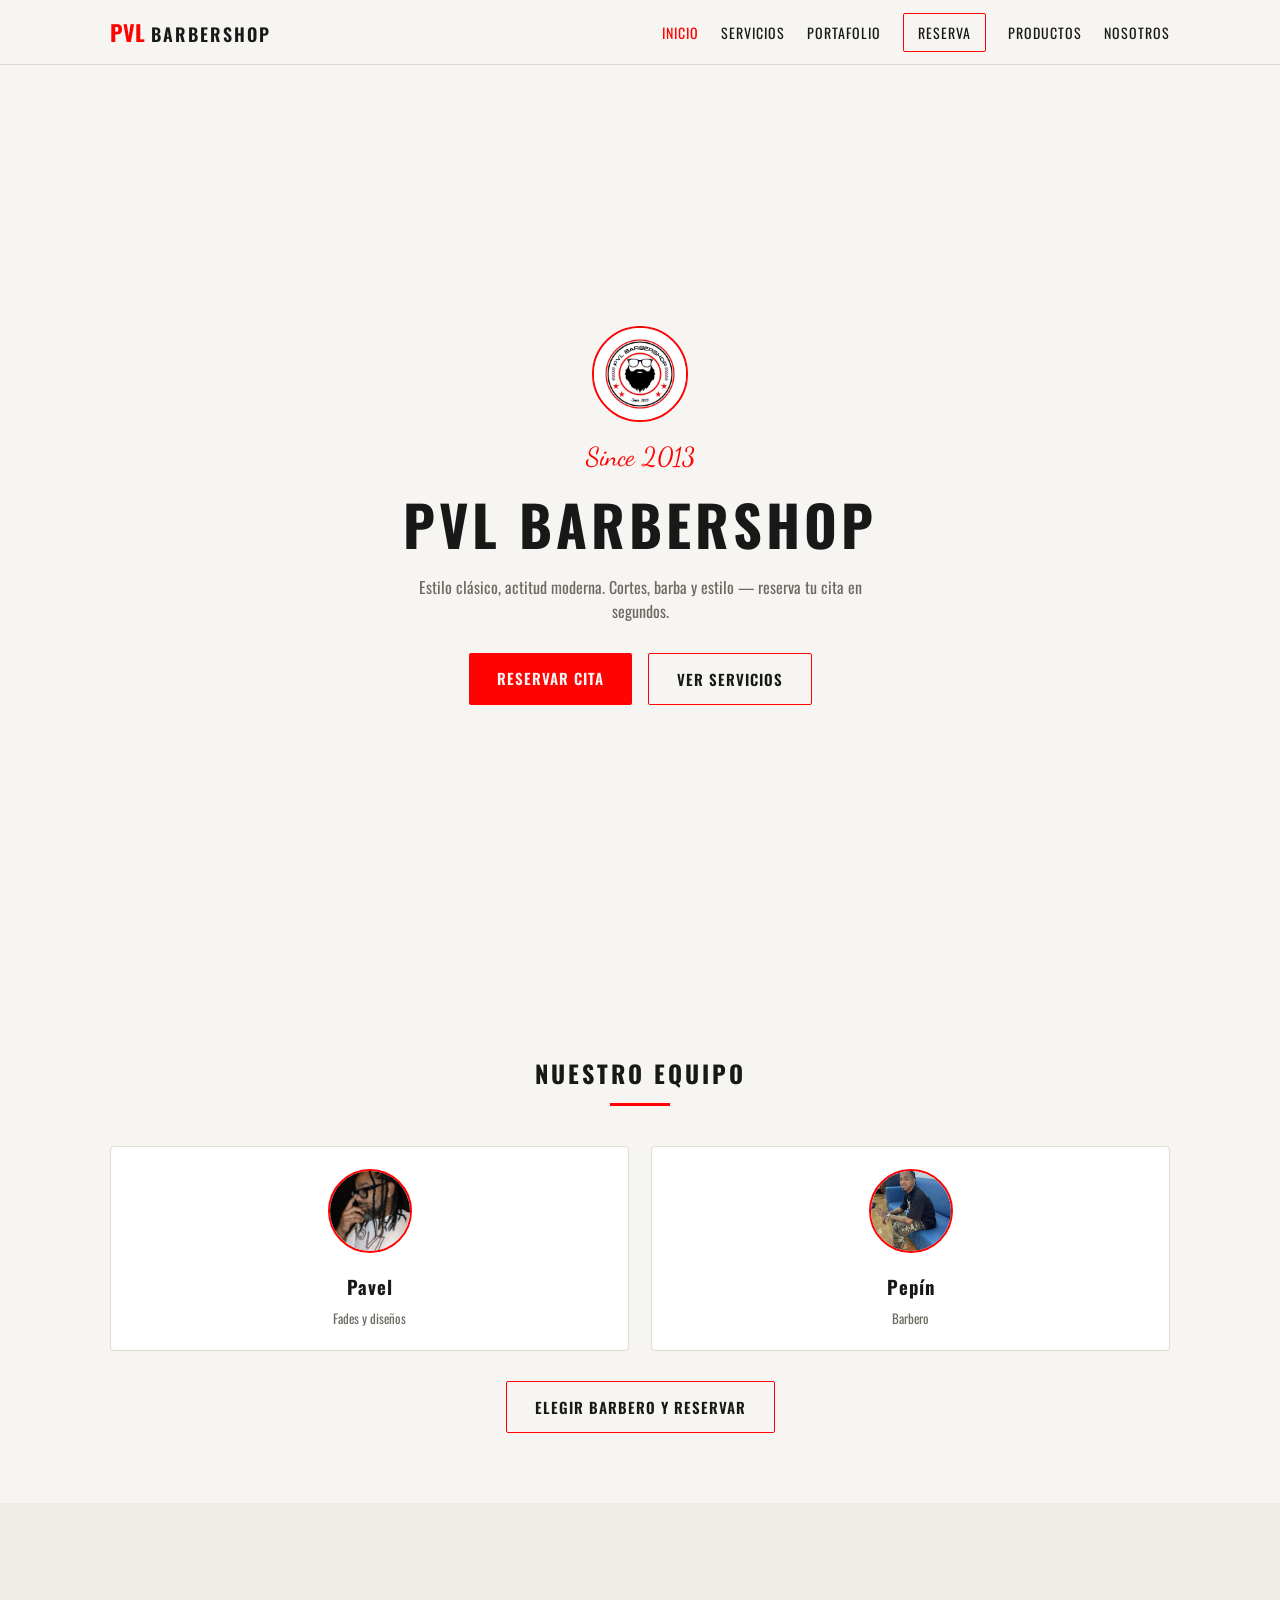
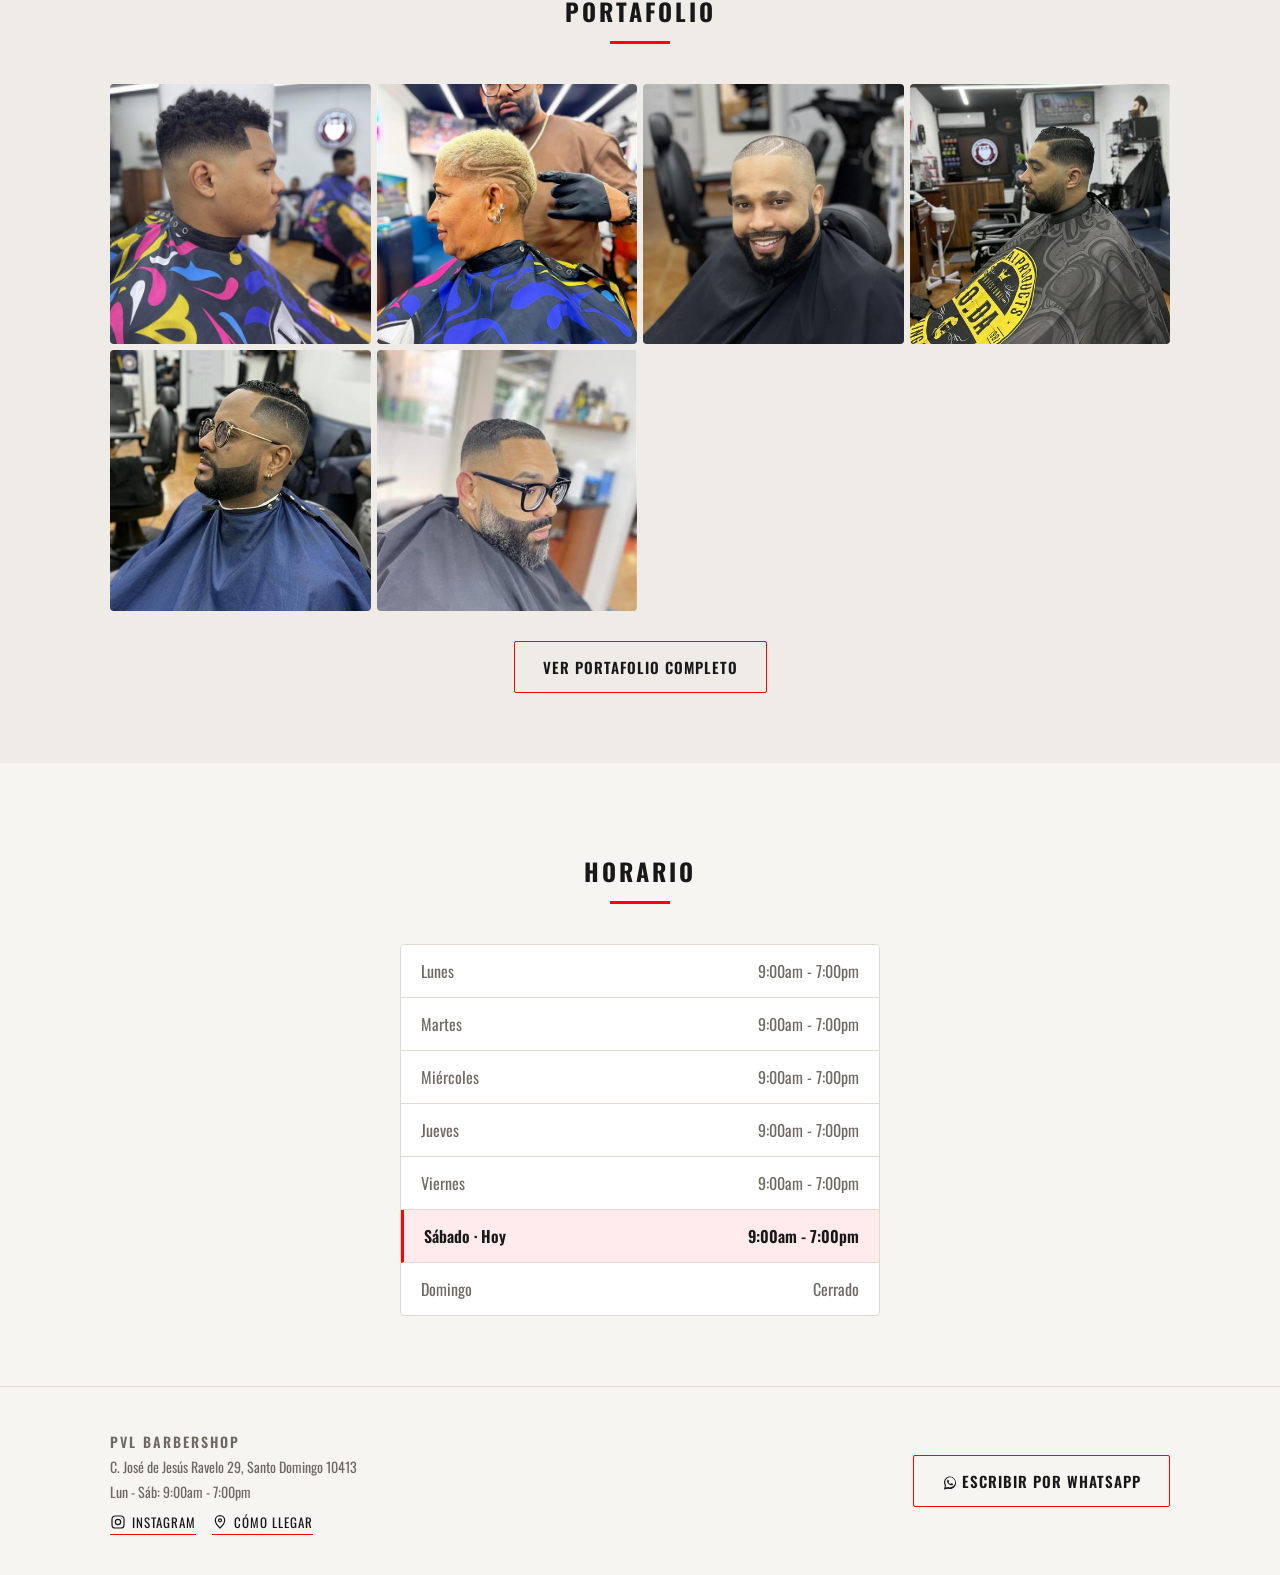
<file: index.html>
<!DOCTYPE html>
<html lang="es-DO">
<head>
<meta charset="UTF-8" />
<meta name="viewport" content="width=device-width, initial-scale=1.0" />
<title>PVL Barbershop | Barbería en Santo Domingo — Cortes y Barba</title>
<meta name="description" content="Barbería en Santo Domingo especializada en cortes, barba y afeitado clásico. Reserva tu cita fácil y rápido por WhatsApp con PVL Barbershop." />
<link rel="canonical" href="https://www.pvlbarbershop.com/" />
<meta property="og:type" content="business.business" />
<meta property="og:title" content="PVL Barbershop | Barbería en Santo Domingo" />
<meta property="og:description" content="Cortes, barba y afeitado clásico. Reserva tu cita por WhatsApp con PVL Barbershop, barbería en Santo Domingo desde 2013." />
<meta property="og:image" content="https://www.pvlbarbershop.com/assets/logo1.JPEG" />
<meta property="og:url" content="https://www.pvlbarbershop.com/" />
<meta property="og:locale" content="es_DO" />
<link rel="preconnect" href="https://fonts.googleapis.com">
<link href="https://fonts.googleapis.com/css2?family=Oswald:wght@400;600;700&family=Dancing+Script:wght@600&display=swap" rel="stylesheet">
<link rel="stylesheet" href="css/style.css" />
<script type="application/ld+json">
{
  "@context": "https://schema.org",
  "@type": "HairSalon",
  "name": "PVL Barbershop",
  "image": "https://www.pvlbarbershop.com/assets/logo1.JPEG",
  "telephone": "+18292156020",
  "priceRange": "RD$200-RD$800",
  "address": {
    "@type": "PostalAddress",
    "streetAddress": "C. José de Jesús Ravelo 29",
    "addressLocality": "Santo Domingo",
    "postalCode": "10413",
    "addressCountry": "DO"
  },
  "openingHours": "Mo-Sa 09:00-19:00",
  "url": "https://www.pvlbarbershop.com/",
  "sameAs": ["https://instagram.com/pvlbarbershop"]
}
</script>
</head>
<body data-page="inicio">

  <div id="site-header" class="site-header"></div>

  <section class="hero hero-full">
    <div class="container hero-inner">
      <img src="assets/logo2.JPEG" alt="PVL Barbershop" class="services-badge hero-badge" />
      <p class="script-tag">Since 2013</p>
      <h1>PVL BARBERSHOP</h1>
      <p class="hero-sub">Estilo clásico, actitud moderna. Cortes, barba y estilo — reserva tu cita en segundos.</p>
      <div class="hero-actions">
        <a href="reserva.html" class="btn btn-primary">Reservar Cita</a>
        <a href="servicios.html" class="btn btn-outline">Ver Servicios</a>
      </div>
    </div>
  </section>

  <section class="section">
    <div class="container">
      <h2 class="section-title">Nuestro Equipo</h2>
      <div id="team-preview" class="grid"></div>
      <div class="section-cta">
        <a href="reserva.html" class="btn btn-outline">Elegir Barbero y Reservar</a>
      </div>
    </div>
  </section>

  <section class="section section-alt">
    <div class="container">
      <h2 class="section-title">Portafolio</h2>
      <div id="portfolio-preview" class="portfolio-grid"></div>
      <div class="section-cta">
        <a href="portafolio.html" class="btn btn-outline">Ver Portafolio Completo</a>
      </div>
    </div>
  </section>

  <section class="section">
    <div class="container">
      <h2 class="section-title">Horario</h2>
      <div id="schedule-table" class="schedule-table"></div>
    </div>
  </section>

  <div id="site-footer" class="site-footer"></div>

  <!-- Modal de perfil de barbero -->
  <div id="barber-modal-overlay" class="modal-overlay">
    <div class="barber-modal">
      <button id="modal-close" class="modal-close" aria-label="Cerrar">&times;</button>
      <div class="modal-scroll">
        <div class="modal-profile-header">
          <div class="modal-avatar" id="modal-avatar"></div>
          <h3 id="modal-name"></h3>
          <p id="modal-tagline" class="modal-tagline"></p>
        </div>

        <div class="modal-tabs" id="modal-tabs">
          <button class="modal-tab active" data-tab="perfil">Perfil</button>
          <button class="modal-tab" data-tab="servicios">Servicios</button>
          <button class="modal-tab" data-tab="portafolio">Portafolio <span class="modal-tab-count" id="modal-tab-count"></span></button>
        </div>

        <div class="modal-tab-panel" data-panel="perfil">
          <div class="modal-video" id="modal-video"></div>
        </div>
        <div class="modal-tab-panel" data-panel="servicios" hidden>
          <div class="modal-services" id="modal-services"></div>
        </div>
        <div class="modal-tab-panel" data-panel="portafolio" hidden>
          <div class="modal-gallery" id="modal-gallery"></div>
        </div>
      </div>
      <button id="modal-book-btn" class="btn btn-primary modal-book-btn">Reservar con este barbero</button>
    </div>
  </div>

  <script src="data/catalog.js"></script>
  <script src="js/icons.js"></script>
  <script src="js/layout.js"></script>
  <script src="js/lightbox.js"></script>
  <script src="js/barber-modal.js"></script>
  <script src="js/home.js"></script>
</body>
</html>
</file>
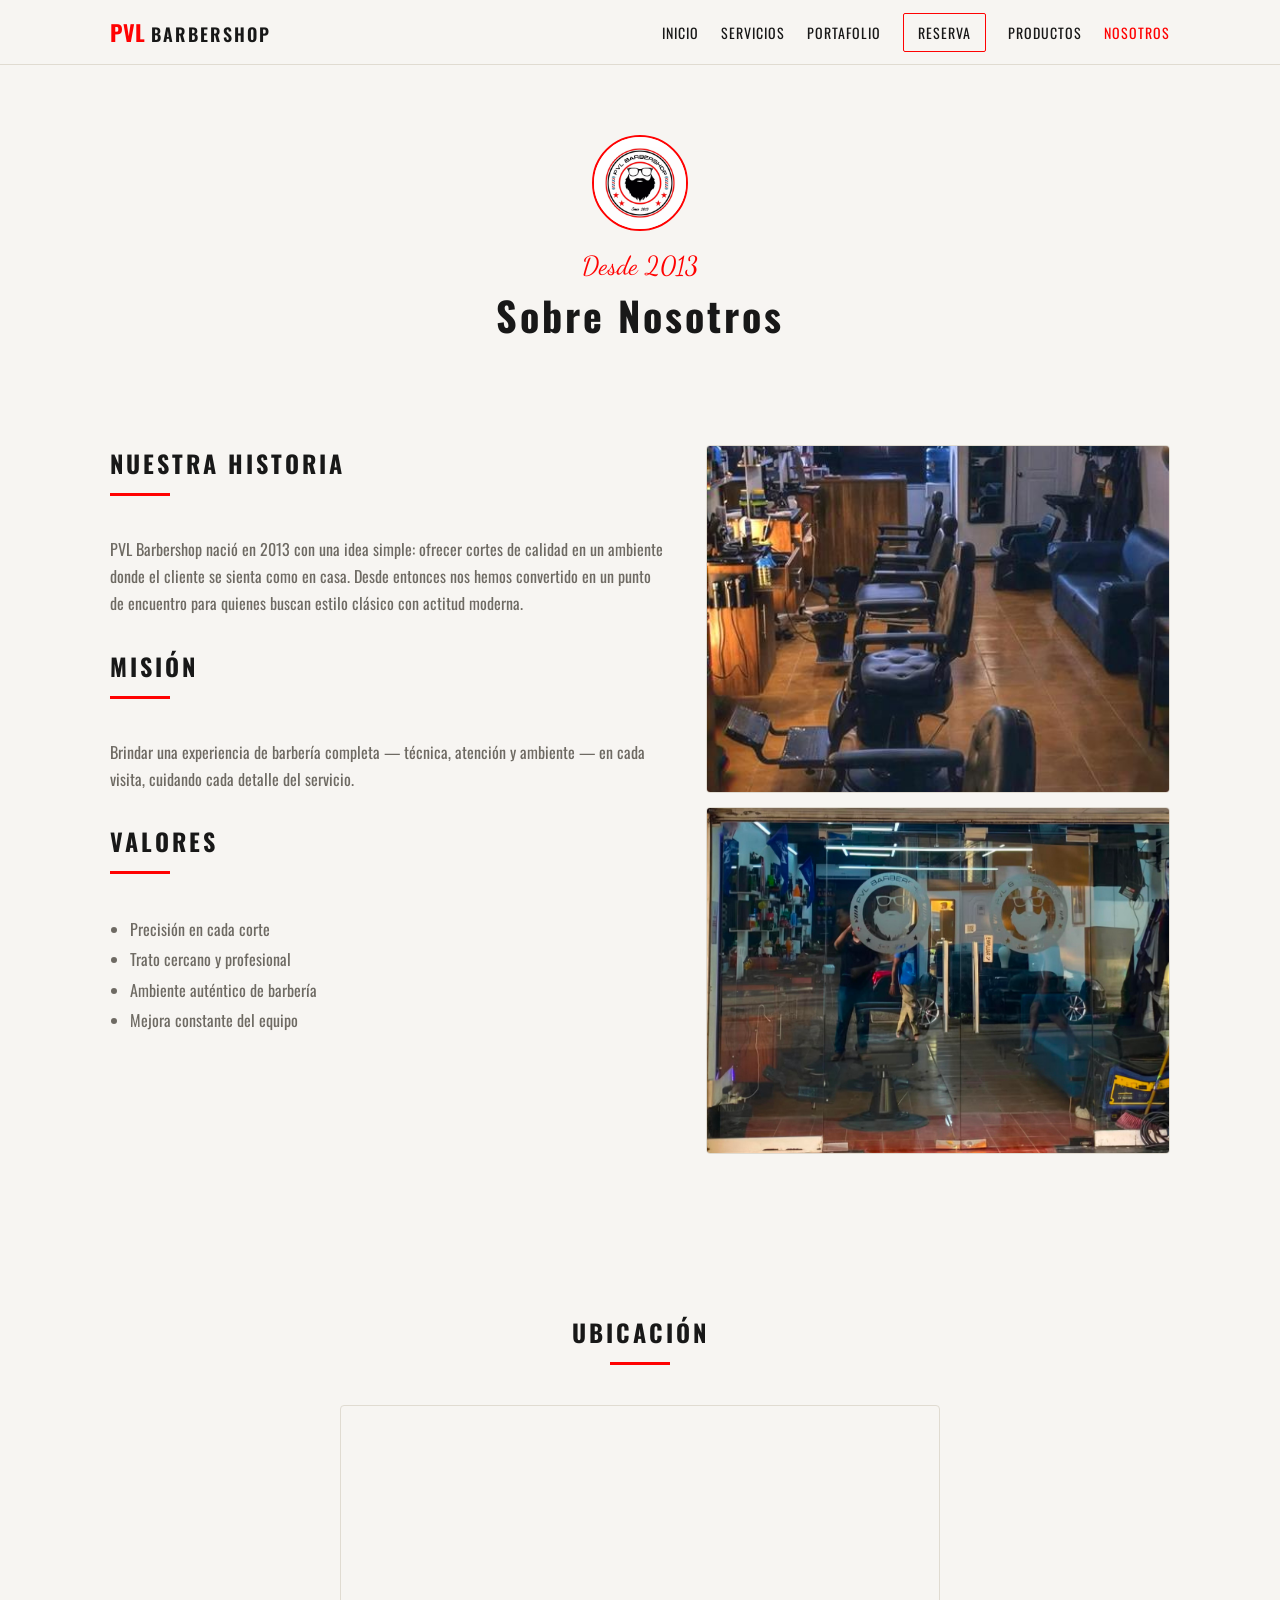
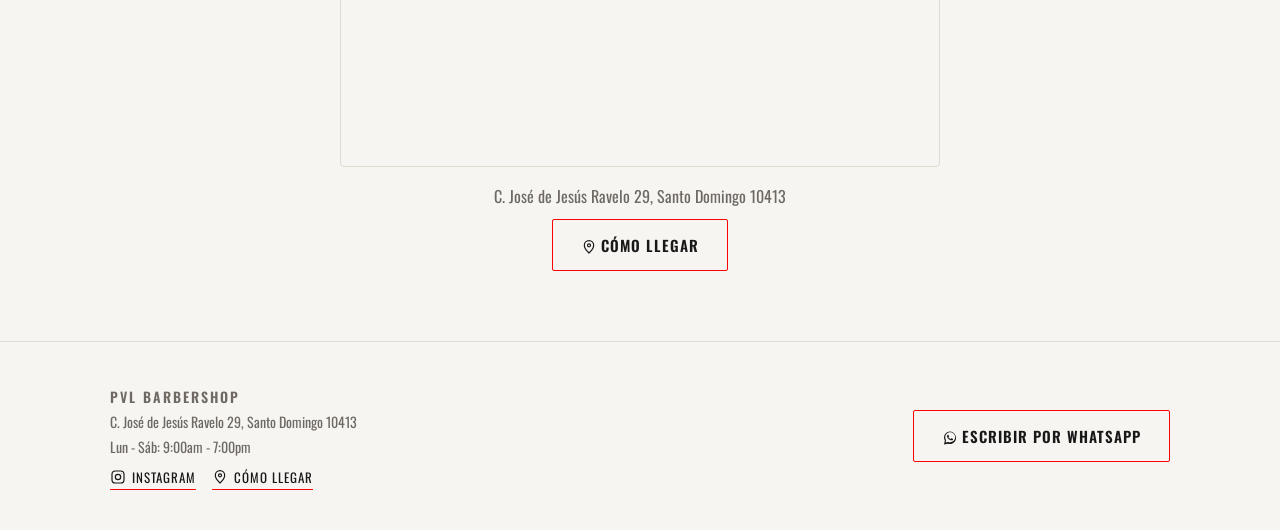
<file: nosotros.html>
<!DOCTYPE html>
<html lang="es-DO">
<head>
<meta charset="UTF-8" />
<meta name="viewport" content="width=device-width, initial-scale=1.0" />
<title>Sobre Nosotros | PVL Barbershop — Barbería en Santo Domingo desde 2013</title>
<meta name="description" content="Conoce la historia de PVL Barbershop, barbería en Santo Domingo desde 2013. Estilo clásico, actitud moderna y atención cercana en cada corte." />
<link rel="canonical" href="https://www.pvlbarbershop.com/nosotros.html" />
<meta property="og:type" content="website" />
<meta property="og:title" content="Sobre Nosotros | PVL Barbershop" />
<meta property="og:description" content="La historia, misión y valores de PVL Barbershop, barbería en Santo Domingo desde 2013." />
<meta property="og:url" content="https://www.pvlbarbershop.com/nosotros.html" />
<meta property="og:locale" content="es_DO" />
<link rel="preconnect" href="https://fonts.googleapis.com">
<link href="https://fonts.googleapis.com/css2?family=Oswald:wght@400;600;700&family=Dancing+Script:wght@600&display=swap" rel="stylesheet">
<link rel="stylesheet" href="css/style.css" />
</head>
<body data-page="nosotros">

  <div id="site-header" class="site-header"></div>

  <section class="page-header">
    <div class="container">
      <img src="assets/logo2.JPEG" alt="PVL Barbershop" class="services-badge" />
      <p class="script-tag">Desde 2013</p>
      <h1 class="page-title">Sobre Nosotros</h1>
    </div>
  </section>

  <section class="section about-section">
    <div class="container about-grid">
      <div>
        <h2 class="section-title about-title">Nuestra Historia</h2>
        <p class="about-text">
          PVL Barbershop nació en 2013 con una idea simple: ofrecer cortes de calidad
          en un ambiente donde el cliente se sienta como en casa. Desde entonces nos
          hemos convertido en un punto de encuentro para quienes buscan estilo clásico
          con actitud moderna.
        </p>
        <h2 class="section-title about-title">Misión</h2>
        <p class="about-text">
          Brindar una experiencia de barbería completa — técnica, atención y ambiente —
          en cada visita, cuidando cada detalle del servicio.
        </p>
        <h2 class="section-title about-title">Valores</h2>
        <ul class="about-values">
          <li>Precisión en cada corte</li>
          <li>Trato cercano y profesional</li>
          <li>Ambiente auténtico de barbería</li>
          <li>Mejora constante del equipo</li>
        </ul>
      </div>
      <div class="about-gallery">
        <img src="assets/fondo.jpg" alt="Interior de PVL Barbershop" />
        <img src="assets/puerta.jpg" alt="Entrada de PVL Barbershop" />
      </div>
    </div>
  </section>

  <section class="section">
    <div class="container">
      <h2 class="section-title">Ubicación</h2>
      <div class="map-wrap">
        <iframe id="map-embed" width="600" height="450" style="border:0;" allowfullscreen="" loading="lazy" referrerpolicy="strict-origin-when-cross-origin"></iframe>
      </div>
      <p class="about-text map-address" id="map-address"></p>
      <div class="map-cta">
        <a class="btn btn-outline" id="map-directions" target="_blank" rel="noopener">Cómo Llegar</a>
      </div>
    </div>
  </section>

  <div id="site-footer" class="site-footer"></div>

  <script src="data/catalog.js"></script>
  <script src="js/icons.js"></script>
  <script src="js/layout.js"></script>
  <script src="js/map.js"></script>
</body>
</html>
</file>
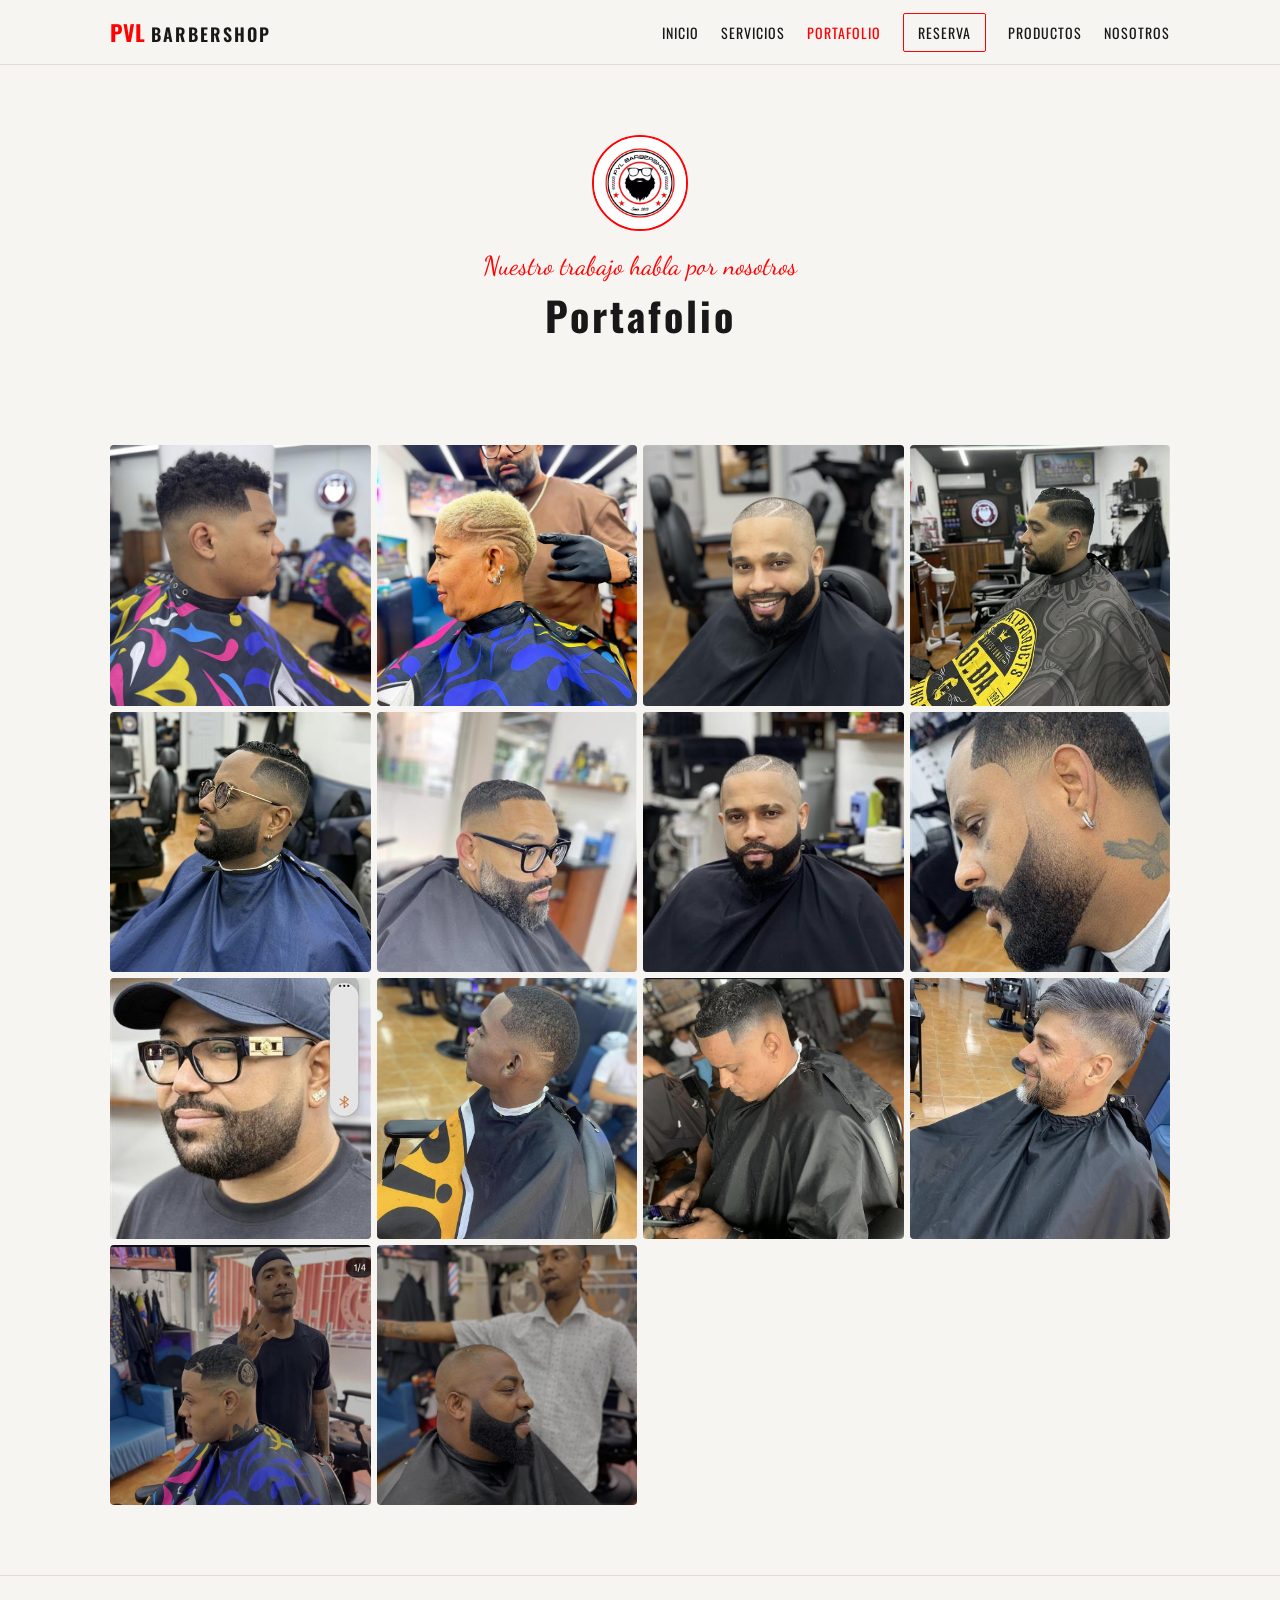
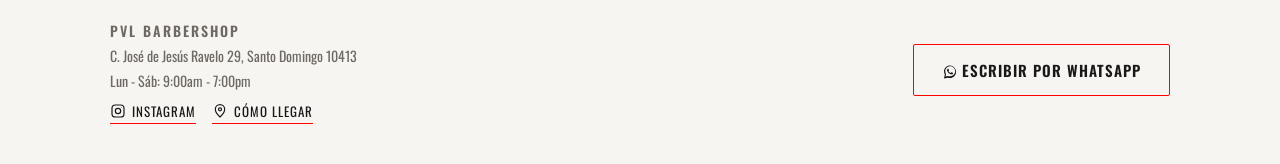
<file: portafolio.html>
<!DOCTYPE html>
<html lang="es-DO">
<head>
<meta charset="UTF-8" />
<meta name="viewport" content="width=device-width, initial-scale=1.0" />
<title>Portafolio de Cortes | PVL Barbershop Santo Domingo</title>
<meta name="description" content="Mira los cortes, fades y arreglos de barba realizados en PVL Barbershop, barbería en Santo Domingo. Calidad y detalle en cada trabajo." />
<link rel="canonical" href="https://www.pvlbarbershop.com/portafolio.html" />
<meta property="og:type" content="website" />
<meta property="og:title" content="Portafolio de Cortes | PVL Barbershop" />
<meta property="og:description" content="Galería de trabajos realizados en PVL Barbershop, barbería en Santo Domingo." />
<meta property="og:url" content="https://www.pvlbarbershop.com/portafolio.html" />
<meta property="og:locale" content="es_DO" />
<link rel="preconnect" href="https://fonts.googleapis.com">
<link href="https://fonts.googleapis.com/css2?family=Oswald:wght@400;600;700&family=Dancing+Script:wght@600&display=swap" rel="stylesheet">
<link rel="stylesheet" href="css/style.css" />
</head>
<body data-page="portafolio">

  <div id="site-header" class="site-header"></div>

  <section class="page-header">
    <div class="container">
      <img src="assets/logo2.JPEG" alt="PVL Barbershop" class="services-badge" />
      <p class="script-tag">Nuestro trabajo habla por nosotros</p>
      <h1 class="page-title">Portafolio</h1>
    </div>
  </section>

  <section class="section">
    <div class="container">
      <div id="portfolio-grid" class="portfolio-grid"></div>
    </div>
  </section>

  <div id="site-footer" class="site-footer"></div>

  <script src="data/catalog.js"></script>
  <script src="js/icons.js"></script>
  <script src="js/layout.js"></script>
  <script src="js/lightbox.js"></script>
  <script src="js/portfolio-render.js"></script>
</body>
</html>
</file>
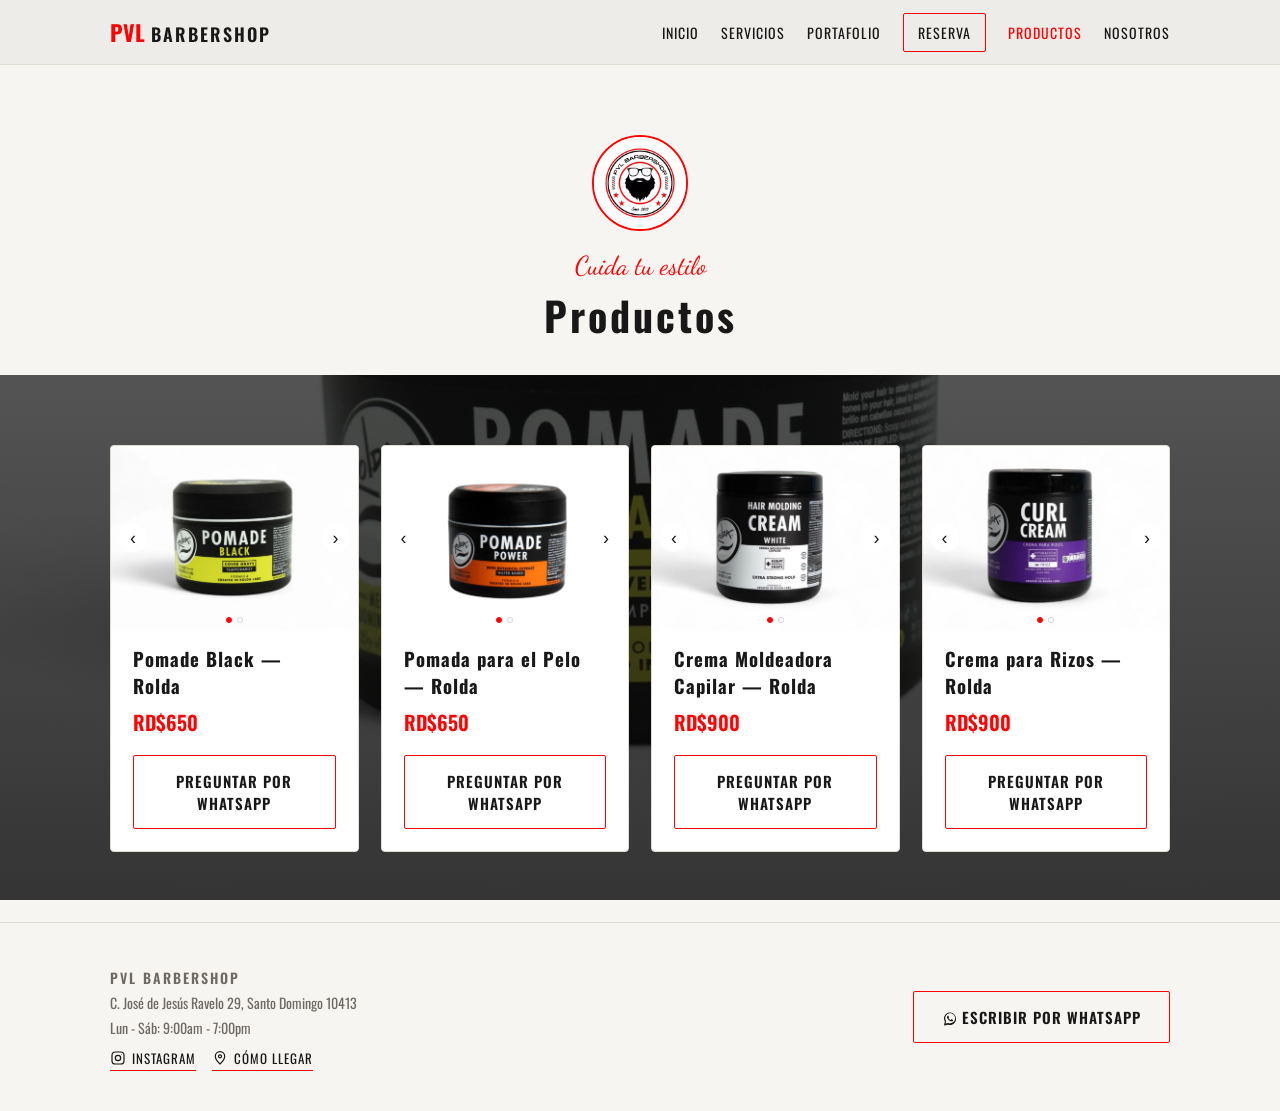
<file: productos.html>
<!DOCTYPE html>
<html lang="es-DO">
<head>
<meta charset="UTF-8" />
<meta name="viewport" content="width=device-width, initial-scale=1.0" />
<title>Productos para Cabello y Barba | PVL Barbershop Santo Domingo</title>
<meta name="description" content="Pomadas, aceites y shampoos para el cuidado de cabello y barba en PVL Barbershop, barbería en Santo Domingo. Consulta disponibilidad por WhatsApp." />
<link rel="canonical" href="https://www.pvlbarbershop.com/productos.html" />
<meta property="og:type" content="website" />
<meta property="og:title" content="Productos para Cabello y Barba | PVL Barbershop" />
<meta property="og:description" content="Pomadas, aceites y shampoos de PVL Barbershop, barbería en Santo Domingo." />
<meta property="og:url" content="https://www.pvlbarbershop.com/productos.html" />
<meta property="og:locale" content="es_DO" />
<link rel="preconnect" href="https://fonts.googleapis.com">
<link href="https://fonts.googleapis.com/css2?family=Oswald:wght@400;600;700&family=Dancing+Script:wght@600&display=swap" rel="stylesheet">
<link rel="stylesheet" href="css/style.css" />
</head>
<body data-page="productos">

  <div id="bg-slideshow" class="bg-slideshow"></div>

  <div id="site-header" class="site-header"></div>

  <section class="page-header page-header-solid">
    <div class="container">
      <img src="assets/logo2.JPEG" alt="PVL Barbershop" class="services-badge" />
      <p class="script-tag">Cuida tu estilo</p>
      <h1 class="page-title">Productos</h1>
    </div>
  </section>

  <section class="section">
    <div class="container">
      <div id="products-grid" class="grid"></div>
    </div>
  </section>

  <div id="site-footer" class="site-footer"></div>

  <script src="data/catalog.js"></script>
  <script src="js/icons.js"></script>
  <script src="js/layout.js"></script>
  <script src="js/bg-slideshow.js"></script>
  <script src="js/products-render.js"></script>
</body>
</html>
</file>
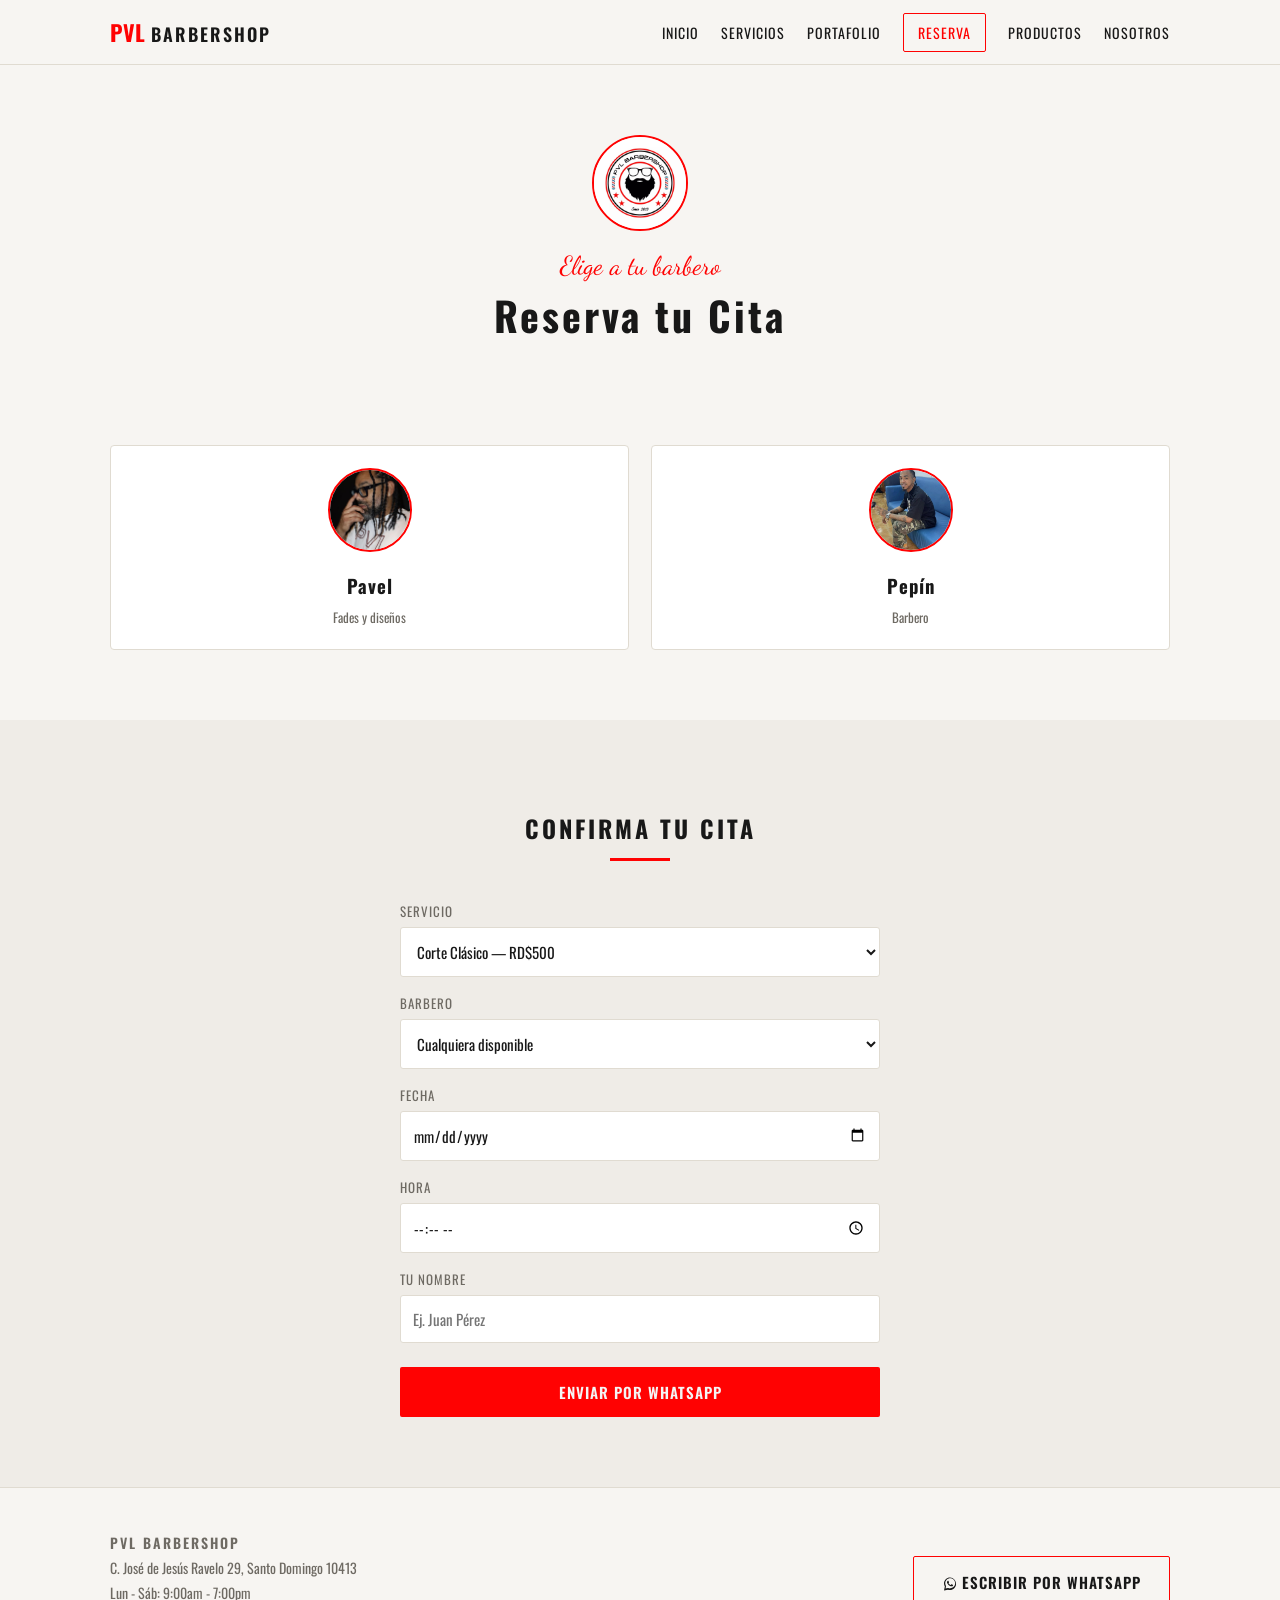
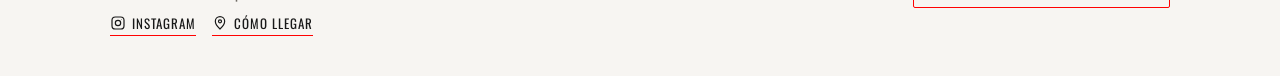
<file: reserva.html>
<!DOCTYPE html>
<html lang="es-DO">
<head>
<meta charset="UTF-8" />
<meta name="viewport" content="width=device-width, initial-scale=1.0" />
<title>Reserva tu Cita Online | PVL Barbershop Santo Domingo</title>
<meta name="description" content="Elige tu barbero y reserva tu cita en PVL Barbershop, barbería en Santo Domingo. Confirmación rápida y directa por WhatsApp." />
<link rel="canonical" href="https://www.pvlbarbershop.com/reserva.html" />
<meta property="og:type" content="website" />
<meta property="og:title" content="Reserva tu Cita | PVL Barbershop Santo Domingo" />
<meta property="og:description" content="Elige a tu barbero y reserva tu cita en segundos por WhatsApp con PVL Barbershop." />
<meta property="og:url" content="https://www.pvlbarbershop.com/reserva.html" />
<meta property="og:locale" content="es_DO" />
<link rel="preconnect" href="https://fonts.googleapis.com">
<link href="https://fonts.googleapis.com/css2?family=Oswald:wght@400;600;700&family=Dancing+Script:wght@600&display=swap" rel="stylesheet">
<link rel="stylesheet" href="css/style.css" />
</head>
<body data-page="reserva">

  <div id="site-header" class="site-header"></div>

  <section class="page-header">
    <div class="container">
      <img src="assets/logo2.JPEG" alt="PVL Barbershop" class="services-badge" />
      <p class="script-tag">Elige a tu barbero</p>
      <h1 class="page-title">Reserva tu Cita</h1>
    </div>
  </section>

  <section class="section">
    <div class="container">
      <div id="barbers-grid" class="grid"></div>
    </div>
  </section>

  <section id="reservar-formulario" class="section section-alt">
    <div class="container">
      <h2 class="section-title">Confirma tu Cita</h2>
      <form id="booking-form" class="booking-form">
        <label>
          Servicio
          <select id="bf-service" required></select>
        </label>
        <label>
          Barbero
          <select id="bf-barber"></select>
        </label>
        <label>
          Fecha
          <input type="date" id="bf-date" required />
        </label>
        <label>
          Hora
          <input type="time" id="bf-time" required />
        </label>
        <label>
          Tu nombre
          <input type="text" id="bf-name" required placeholder="Ej. Juan Pérez" />
        </label>
        <button type="submit" class="btn btn-primary">Enviar por WhatsApp</button>
      </form>
    </div>
  </section>

  <div id="site-footer" class="site-footer"></div>

  <!-- Modal de perfil de barbero -->
  <div id="barber-modal-overlay" class="modal-overlay">
    <div class="barber-modal">
      <button id="modal-close" class="modal-close" aria-label="Cerrar">&times;</button>
      <div class="modal-scroll">
        <div class="modal-profile-header">
          <div class="modal-avatar" id="modal-avatar"></div>
          <h3 id="modal-name"></h3>
          <p id="modal-tagline" class="modal-tagline"></p>
        </div>

        <div class="modal-tabs" id="modal-tabs">
          <button class="modal-tab active" data-tab="perfil">Perfil</button>
          <button class="modal-tab" data-tab="servicios">Servicios</button>
          <button class="modal-tab" data-tab="portafolio">Portafolio <span class="modal-tab-count" id="modal-tab-count"></span></button>
        </div>

        <div class="modal-tab-panel" data-panel="perfil">
          <div class="modal-video" id="modal-video"></div>
        </div>
        <div class="modal-tab-panel" data-panel="servicios" hidden>
          <div class="modal-services" id="modal-services"></div>
        </div>
        <div class="modal-tab-panel" data-panel="portafolio" hidden>
          <div class="modal-gallery" id="modal-gallery"></div>
        </div>
      </div>
      <button id="modal-book-btn" class="btn btn-primary modal-book-btn">Reservar con este barbero</button>
    </div>
  </div>

  <script src="data/catalog.js"></script>
  <script src="js/icons.js"></script>
  <script src="js/layout.js"></script>
  <script src="js/lightbox.js"></script>
  <script src="js/barber-modal.js"></script>
  <script src="js/reserva.js"></script>
</body>
</html>
</file>
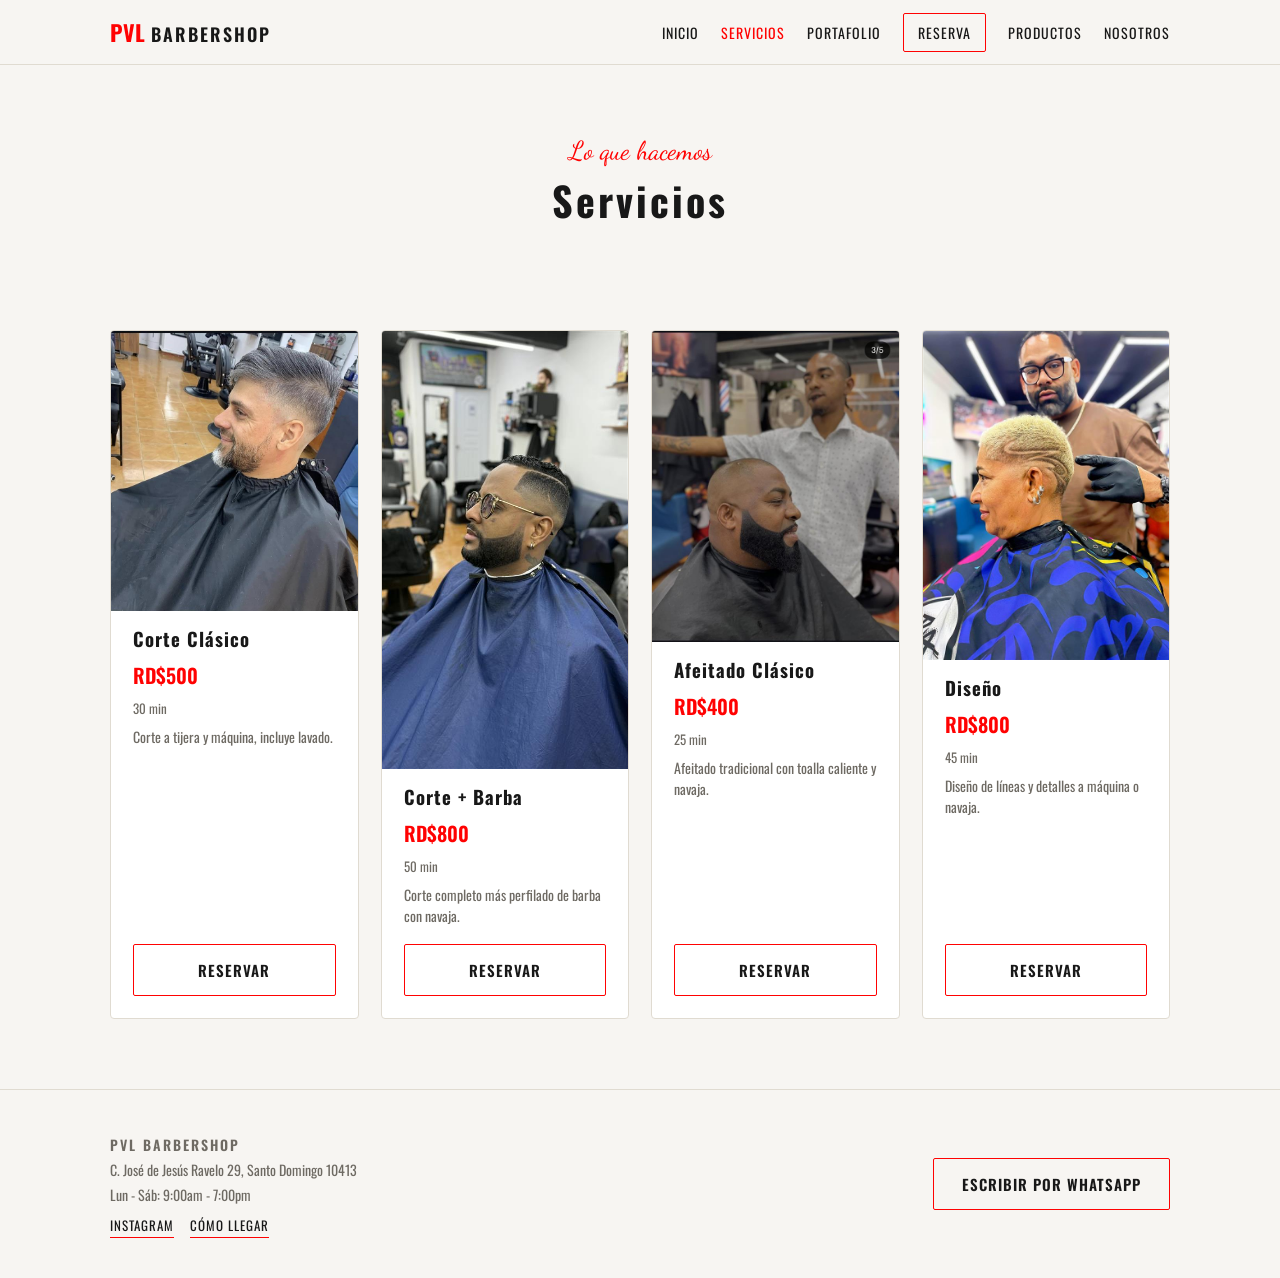
<file: servicios.html>
<!DOCTYPE html>
<html lang="es-DO">
<head>
<meta charset="UTF-8" />
<meta name="viewport" content="width=device-width, initial-scale=1.0" />
<title>Servicios y Precios de Barbería | PVL Barbershop Santo Domingo</title>
<meta name="description" content="Conoce los servicios de PVL Barbershop en Santo Domingo: cortes clásicos, barba, afeitado y combos, con precios y duración. Reserva por WhatsApp." />
<link rel="canonical" href="https://www.pvlbarbershop.com/servicios.html" />
<meta property="og:type" content="website" />
<meta property="og:title" content="Servicios y Precios | PVL Barbershop Santo Domingo" />
<meta property="og:description" content="Cortes, barba, afeitado y combos. Precios y duración de cada servicio en PVL Barbershop, barbería en Santo Domingo." />
<meta property="og:url" content="https://www.pvlbarbershop.com/servicios.html" />
<meta property="og:locale" content="es_DO" />
<link rel="preconnect" href="https://fonts.googleapis.com">
<link href="https://fonts.googleapis.com/css2?family=Oswald:wght@400;600;700&family=Dancing+Script:wght@600&display=swap" rel="stylesheet">
<link rel="stylesheet" href="css/style.css" />
</head>
<body data-page="servicios">

  <div id="site-header" class="site-header"></div>

  <section class="page-header">
    <div class="container">
      <p class="script-tag">Lo que hacemos</p>
      <h1 class="page-title">Servicios</h1>
    </div>
  </section>

  <section class="section">
    <div class="container">
      <div id="services-grid" class="grid"></div>
    </div>
  </section>

  <div id="site-footer" class="site-footer"></div>

  <script src="data/catalog.js"></script>
  <script src="js/layout.js"></script>
  <script src="js/services-render.js"></script>
</body>
</html>
</file>
<file: css/style.css>
:root {
  --bg: #f7f5f2;
  --panel: #efece7;
  --red: #ff0202;
  --ink: #181818;
  --gray: #6e6a63;
  --border: #e0dbd1;
  /* Texto sobre fondos oscuros (hero, fotos de producto, lightbox) */
  --on-dark: #f5f5f5;
  --on-dark-gray: #cfcac2;
}

* { box-sizing: border-box; }

body {
  margin: 0;
  background: var(--bg);
  color: var(--ink);
  font-family: 'Oswald', Arial, sans-serif;
  opacity: 0;
  transition: opacity 0.35s ease;
}
body.page-loaded { opacity: 1; }
body.page-leaving { opacity: 0; }
body.modal-open { overflow: hidden; }

.container {
  max-width: 1100px;
  margin: 0 auto;
  padding: 0 20px;
}

/* ---------- Header ---------- */
.site-header {
  border-bottom: 1px solid var(--border);
  position: sticky;
  top: 0;
  background: rgba(247, 245, 242, 0.94);
  z-index: 50;
}
.header-inner {
  display: flex;
  align-items: center;
  justify-content: space-between;
  padding: 16px 20px;
}
.brand {
  display: flex;
  align-items: baseline;
  text-decoration: none;
  color: inherit;
}
.brand-name {
  color: var(--red);
  font-weight: 700;
  font-size: 22px;
  margin-right: 6px;
}
.brand-name-sub {
  font-weight: 600;
  font-size: 18px;
  letter-spacing: 2px;
}
.main-nav a {
  color: var(--ink);
  text-decoration: none;
  margin-left: 22px;
  font-size: 14px;
  letter-spacing: 1px;
  text-transform: uppercase;
}
.main-nav a:hover { color: var(--red); }
.main-nav a.active { color: var(--red); }
.nav-cta {
  border: 1px solid var(--red);
  padding: 8px 14px;
  border-radius: 2px;
}

.nav-toggle {
  display: none;
  flex-direction: column;
  justify-content: space-between;
  width: 26px;
  height: 18px;
  background: transparent;
  border: none;
  padding: 0;
  cursor: pointer;
}
.nav-toggle span {
  display: block;
  height: 2px;
  background: var(--ink);
  border-radius: 1px;
  transition: transform 0.25s ease, opacity 0.25s ease;
}
.nav-toggle-open span:nth-child(1) { transform: translateY(8px) rotate(45deg); }
.nav-toggle-open span:nth-child(2) { opacity: 0; }
.nav-toggle-open span:nth-child(3) { transform: translateY(-8px) rotate(-45deg); }

/* ---------- Hero ---------- */
.hero {
  padding: 140px 0 110px;
  text-align: center;
}
.script-tag {
  font-family: 'Dancing Script', cursive;
  color: var(--red);
  font-size: 26px;
  margin: 0;
}
.hero h1 {
  font-size: 56px;
  letter-spacing: 4px;
  margin: 10px 0;
}
.hero-sub {
  color: var(--gray);
  max-width: 480px;
  margin: 0 auto 30px;
}
.hero-full {
  min-height: 100vh;
  display: flex;
  align-items: center;
  padding: 0;
}
.hero-actions {
  display: flex;
  gap: 16px;
  justify-content: center;
  flex-wrap: wrap;
}
.hero-badge {
  width: 140px;
  height: 140px;
  margin-bottom: 20px;
}

/* ---------- Encabezado de páginas internas ---------- */
.page-header {
  padding: 70px 0 30px;
  text-align: center;
}
.page-title {
  font-size: 40px;
  letter-spacing: 3px;
  margin: 4px 0 0;
}
.services-badge {
  width: 96px;
  height: 96px;
  border-radius: 50%;
  object-fit: cover;
  margin-bottom: 14px;
  border: 2px solid var(--red);
}
.page-header-solid {
  background: var(--bg);
  position: relative;
  z-index: 1;
}

.btn {
  display: inline-block;
  padding: 14px 28px;
  text-decoration: none;
  font-weight: 600;
  letter-spacing: 1px;
  text-transform: uppercase;
  border-radius: 2px;
  cursor: pointer;
  border: none;
  font-family: 'Oswald', sans-serif;
  font-size: 15px;
}
.btn-primary {
  background: var(--red);
  color: var(--on-dark);
}
.btn-primary:hover { background: #cc0202; }
.btn-outline {
  border: 1px solid var(--red);
  color: var(--ink);
  background: transparent;
}
.btn-outline:hover { background: var(--red); color: var(--on-dark); }

/* ---------- Sections ---------- */
.section { padding: 70px 0; }
.section-alt { background: var(--panel); }
.section-title {
  text-align: center;
  letter-spacing: 3px;
  text-transform: uppercase;
  margin-bottom: 40px;
  position: relative;
}
.section-title::after {
  content: "";
  display: block;
  width: 60px;
  height: 3px;
  background: var(--red);
  margin: 12px auto 0;
}

.grid {
  display: grid;
  grid-template-columns: repeat(auto-fit, minmax(230px, 1fr));
  gap: 22px;
}

.card {
  background: #ffffff;
  border: 1px solid var(--border);
  border-radius: 4px;
  padding: 22px;
  display: flex;
  flex-direction: column;
  gap: 8px;
  overflow: hidden;
}
.card-image {
  margin: -22px -22px 6px;
  aspect-ratio: 4 / 3;
  background: var(--panel);
}
.card-image img {
  width: 100%;
  height: 100%;
  object-fit: cover;
  display: block;
}
.card-image-placeholder {
  display: flex;
  align-items: center;
  justify-content: center;
  color: var(--gray);
  font-size: 12px;
  letter-spacing: 1px;
  text-transform: uppercase;
  background: repeating-linear-gradient(135deg, var(--panel), var(--panel) 10px, #e6e1d8 10px, #e6e1d8 20px);
}

/* ---------- Deslizador de fotos (Productos) ---------- */
.product-slider {
  position: relative;
  overflow: hidden;
  touch-action: pan-y;
}
.product-slider-track {
  display: flex;
  width: 100%;
  height: 100%;
  transition: transform 0.35s ease;
}
.product-slider-track img {
  width: 100%;
  height: 100%;
  object-fit: cover;
  flex-shrink: 0;
}
.slider-arrow {
  position: absolute;
  top: 50%;
  transform: translateY(-50%);
  width: 28px;
  height: 28px;
  border-radius: 50%;
  border: none;
  background: rgba(255, 255, 255, 0.85);
  color: var(--ink);
  font-size: 18px;
  line-height: 1;
  cursor: pointer;
  display: flex;
  align-items: center;
  justify-content: center;
}
.slider-arrow:hover { background: var(--red); color: var(--on-dark); }
.slider-prev { left: 8px; }
.slider-next { right: 8px; }
.slider-dots {
  position: absolute;
  bottom: 8px;
  left: 0;
  right: 0;
  display: flex;
  justify-content: center;
  gap: 5px;
}
.dot {
  width: 6px;
  height: 6px;
  border-radius: 50%;
  background: rgba(255, 255, 255, 0.7);
  border: 1px solid rgba(0, 0, 0, 0.15);
}
.dot.active { background: var(--red); border-color: var(--red); }
.card h3 { margin: 0; letter-spacing: 1px; }
.card .price { color: var(--red); font-weight: 600; font-size: 20px; }
.card .meta { color: var(--gray); font-size: 13px; }
.card .desc { color: var(--gray); font-size: 14px; flex-grow: 1; }
.card .btn { margin-top: 10px; text-align: center; }

.barber-card { text-align: center; cursor: pointer; text-decoration: none; color: inherit; }
.barber-card:hover { border-color: var(--red); }
.barber-avatar {
  width: 84px;
  height: 84px;
  border-radius: 50%;
  background: var(--panel);
  border: 2px solid var(--red);
  margin: 0 auto 12px;
  display: flex;
  align-items: center;
  justify-content: center;
  overflow: hidden;
  font-size: 28px;
  font-weight: 600;
  color: var(--red);
}
.barber-avatar img {
  width: 100%;
  height: 100%;
  object-fit: cover;
}

.portfolio-grid {
  display: grid;
  grid-template-columns: repeat(auto-fit, minmax(220px, 1fr));
  gap: 6px;
}
.portfolio-item {
  aspect-ratio: 1 / 1;
  overflow: hidden;
  border-radius: 4px;
  background: var(--panel);
}
.portfolio-item img {
  width: 100%;
  height: 100%;
  object-fit: cover;
  cursor: zoom-in;
  transition: transform 0.3s ease;
}
.portfolio-item img:hover { transform: scale(1.05); }

.section-cta { text-align: center; margin-top: 30px; }

.schedule-table {
  max-width: 480px;
  margin: 0 auto;
  border: 1px solid var(--border);
  border-radius: 4px;
  overflow: hidden;
  background: #ffffff;
}
.schedule-row {
  display: flex;
  justify-content: space-between;
  padding: 14px 20px;
  border-bottom: 1px solid var(--border);
  color: var(--gray);
}
.schedule-row:last-child { border-bottom: none; }
.schedule-today {
  color: var(--ink);
  background: rgba(255, 2, 2, 0.08);
  border-left: 3px solid var(--red);
  font-weight: 600;
}

/* ---------- Booking form ---------- */
.booking-form {
  max-width: 480px;
  margin: 0 auto;
  display: flex;
  flex-direction: column;
  gap: 16px;
}
.booking-form label {
  display: flex;
  flex-direction: column;
  gap: 6px;
  font-size: 13px;
  letter-spacing: 1px;
  text-transform: uppercase;
  color: var(--gray);
}
.booking-form input,
.booking-form select {
  background: #ffffff;
  border: 1px solid var(--border);
  color: var(--ink);
  padding: 12px;
  border-radius: 3px;
  font-family: 'Oswald', sans-serif;
  font-size: 15px;
}
.booking-form .btn { margin-top: 8px; }

/* ---------- Footer ---------- */
.site-footer {
  border-top: 1px solid var(--border);
  padding: 40px 0;
}
.footer-inner {
  display: flex;
  flex-wrap: wrap;
  justify-content: space-between;
  align-items: center;
  gap: 20px;
}
.footer-inner p { color: var(--gray); margin: 4px 0; font-size: 14px; }
.footer-social {
  display: flex;
  gap: 16px;
  flex-wrap: wrap;
  margin-top: 10px;
}
.footer-social a {
  display: inline-flex;
  align-items: center;
  gap: 6px;
  color: var(--ink);
  text-decoration: none;
  font-size: 13px;
  letter-spacing: 1px;
  text-transform: uppercase;
  border-bottom: 1px solid var(--red);
  padding-bottom: 2px;
}
.footer-social a:hover { color: var(--red); }
.icon { width: 16px; height: 16px; flex-shrink: 0; }
.btn .icon { width: 16px; height: 16px; margin-right: 4px; vertical-align: -3px; }

/* ---------- Fondo con transición (Productos) ---------- */
.bg-slideshow {
  position: fixed;
  inset: 0;
  z-index: -1;
}
.bg-slideshow::after {
  content: "";
  position: absolute;
  inset: 0;
  background: linear-gradient(rgba(8, 8, 9, 0.6), rgba(8, 8, 9, 0.82));
}
.bg-slide {
  position: absolute;
  inset: 0;
  background-size: cover;
  background-position: center;
  opacity: 0;
  transition: opacity 1.8s ease;
}
.bg-slide.active { opacity: 1; }
body[data-page="productos"] .section:not(.section-alt) {
  background: transparent;
}

/* ---------- Sobre Nosotros ---------- */
.about-grid {
  display: grid;
  grid-template-columns: 1.2fr 1fr;
  gap: 40px;
  align-items: start;
}
.about-title { text-align: left; margin-top: 30px; }
.about-title:first-child { margin-top: 0; }
.about-title::after { margin: 12px 0 0; }
.about-text { color: var(--gray); line-height: 1.7; }
.about-values { color: var(--gray); line-height: 1.9; padding-left: 20px; }
.about-gallery {
  display: grid;
  gap: 14px;
}
.about-gallery img {
  width: 100%;
  aspect-ratio: 4 / 3;
  object-fit: cover;
  border-radius: 4px;
  border: 1px solid var(--border);
}

.map-wrap {
  max-width: 600px;
  margin: 0 auto;
  border-radius: 4px;
  overflow: hidden;
  border: 1px solid var(--border);
}
.map-wrap iframe { width: 100%; height: 360px; display: block; }
.map-address { text-align: center; margin: 16px 0 8px; }
.map-cta { text-align: center; }

/* ---------- Modal de barbero (estilo perfil) ---------- */
.modal-overlay {
  position: fixed;
  inset: 0;
  z-index: 300;
  background: rgba(0, 0, 0, 0.75);
  backdrop-filter: blur(6px);
  -webkit-backdrop-filter: blur(6px);
  display: flex;
  align-items: center;
  justify-content: center;
  opacity: 0;
  pointer-events: none;
  transition: opacity 0.3s ease;
  padding: 20px;
}
.modal-overlay.open {
  opacity: 1;
  pointer-events: auto;
}
.barber-modal {
  background: var(--bg);
  border: 1px solid var(--border);
  border-radius: 8px;
  width: 100%;
  max-width: 420px;
  max-height: 88vh;
  display: flex;
  flex-direction: column;
  position: relative;
  transform: scale(0.9);
  transition: transform 0.3s ease;
  overflow: hidden;
}
.modal-overlay.open .barber-modal {
  transform: scale(1);
}
.modal-scroll {
  overflow-y: auto;
  padding: 28px 20px 20px;
}
.modal-close {
  position: absolute;
  top: 10px;
  right: 10px;
  z-index: 2;
  width: 32px;
  height: 32px;
  border-radius: 50%;
  border: none;
  background: rgba(0, 0, 0, 0.55);
  color: var(--on-dark);
  font-size: 20px;
  line-height: 1;
  cursor: pointer;
}
.modal-close:hover { background: var(--red); }
.modal-profile-header {
  text-align: center;
  margin-bottom: 18px;
}
.modal-avatar {
  width: 96px;
  height: 96px;
  border-radius: 50%;
  border: 2px solid var(--red);
  background: var(--panel);
  margin: 0 auto 12px;
  display: flex;
  align-items: center;
  justify-content: center;
  overflow: hidden;
  font-size: 32px;
  font-weight: 600;
  color: var(--red);
}
.modal-avatar img { width: 100%; height: 100%; object-fit: cover; }
.modal-profile-header h3 { margin: 0; letter-spacing: 1px; }
.modal-tagline { color: var(--gray); font-size: 13px; margin: 6px 0 0; }

.modal-tabs {
  display: flex;
  gap: 8px;
  margin-bottom: 18px;
}
.modal-tab {
  flex: 1;
  background: var(--panel);
  border: 1px solid var(--border);
  border-radius: 20px;
  padding: 9px 6px;
  font-family: 'Oswald', sans-serif;
  font-size: 12px;
  letter-spacing: 0.5px;
  text-transform: uppercase;
  color: var(--ink);
  cursor: pointer;
  text-align: center;
  transition: background 0.2s ease, color 0.2s ease;
}
.modal-tab.active {
  background: var(--ink);
  color: var(--bg);
  border-color: var(--ink);
}
.modal-tab-count {
  display: inline-block;
  background: rgba(0, 0, 0, 0.12);
  color: inherit;
  font-size: 10px;
  border-radius: 10px;
  padding: 1px 6px;
  margin-left: 2px;
}
.modal-tab.active .modal-tab-count { background: var(--red); color: var(--on-dark); }
.modal-services {
  display: flex;
  flex-direction: column;
  gap: 8px;
  margin-bottom: 18px;
}
.modal-service-row {
  display: flex;
  align-items: center;
  gap: 10px;
  padding: 8px;
  border: 1px solid var(--border);
  border-radius: 4px;
  background: #ffffff;
}
.modal-service-row .btn-sm {
  padding: 8px 12px;
  font-size: 12px;
  flex-shrink: 0;
}
.modal-service-name {
  flex-grow: 1;
  font-size: 14px;
  letter-spacing: 0.5px;
}
.modal-service-thumb {
  width: 52px;
  height: 52px;
  border-radius: 4px;
  overflow: hidden;
  flex-shrink: 0;
  background: var(--panel);
}
.modal-service-thumb img {
  width: 100%;
  height: 100%;
  object-fit: cover;
  cursor: zoom-in;
}
.modal-service-thumb-placeholder {
  width: 100%;
  height: 100%;
  background: repeating-linear-gradient(135deg, var(--panel), var(--panel) 6px, #e6e1d8 6px, #e6e1d8 12px);
}
.modal-video {
  aspect-ratio: 16 / 9;
  background: var(--panel);
  border-radius: 4px;
  overflow: hidden;
  margin-bottom: 16px;
}
.modal-video video { width: 100%; height: 100%; object-fit: cover; }
.modal-video-placeholder {
  width: 100%;
  height: 100%;
  display: flex;
  align-items: center;
  justify-content: center;
  color: var(--gray);
  font-size: 12px;
  letter-spacing: 1px;
  text-transform: uppercase;
  background: repeating-linear-gradient(135deg, var(--panel), var(--panel) 10px, #e6e1d8 10px, #e6e1d8 20px);
}
.modal-gallery {
  display: grid;
  grid-template-columns: repeat(3, 1fr);
  gap: 4px;
}
.modal-gallery-item {
  aspect-ratio: 1 / 1;
  overflow: hidden;
  background: var(--panel);
}
.modal-gallery-item img { width: 100%; height: 100%; object-fit: cover; cursor: zoom-in; }
.modal-gallery-placeholder {
  background: repeating-linear-gradient(135deg, var(--panel), var(--panel) 10px, #e6e1d8 10px, #e6e1d8 20px);
}
.modal-gallery-empty { text-align: center; padding: 10px 0; }

/* ---------- Lightbox (ampliar foto) ---------- */
.lightbox-overlay {
  position: fixed;
  inset: 0;
  z-index: 400;
  background: rgba(0, 0, 0, 0.92);
  display: flex;
  align-items: center;
  justify-content: center;
  opacity: 0;
  pointer-events: none;
  transition: opacity 0.25s ease;
  padding: 30px;
}
.lightbox-overlay.open {
  opacity: 1;
  pointer-events: auto;
}
.lightbox-overlay img {
  max-width: 100%;
  max-height: 100%;
  border-radius: 4px;
}
.lightbox-close {
  position: absolute;
  top: 18px;
  right: 22px;
  width: 40px;
  height: 40px;
  border-radius: 50%;
  border: none;
  background: rgba(255, 255, 255, 0.15);
  color: var(--on-dark);
  font-size: 24px;
  line-height: 1;
  cursor: pointer;
}
.lightbox-close:hover { background: var(--red); }
.modal-book-btn {
  display: block;
  text-align: center;
  border-radius: 0;
  margin: 0;
}

@media (max-width: 640px) {
  .nav-toggle { display: flex; }
  .main-nav {
    display: flex;
    position: absolute;
    top: 100%;
    left: 0;
    right: 0;
    flex-direction: column;
    align-items: flex-start;
    background: rgba(247, 245, 242, 0.98);
    border-bottom: 1px solid var(--border);
    padding: 0 20px;
    max-height: 0;
    overflow: hidden;
    opacity: 0;
    pointer-events: none;
    transition: max-height 0.3s ease, opacity 0.3s ease, padding 0.3s ease;
  }
  .main-nav.nav-open {
    max-height: 320px;
    opacity: 1;
    pointer-events: auto;
    padding: 10px 20px 20px;
  }
  .main-nav a {
    margin: 0;
    padding: 12px 0;
    width: 100%;
    border-bottom: 1px solid var(--border);
  }
  .main-nav a:last-child { border-bottom: none; }
  .main-nav a.nav-cta { border: 1px solid var(--red); padding: 10px 14px; margin-top: 8px; }
  .hero h1 { font-size: 38px; }
  .about-grid { grid-template-columns: 1fr; }
  .modal-overlay { padding: 0; }
  .barber-modal {
    max-width: 100%;
    width: 100%;
    height: 100%;
    max-height: 100%;
    border-radius: 0;
  }
  .modal-gallery { grid-template-columns: repeat(2, 1fr); }
}
</file>
